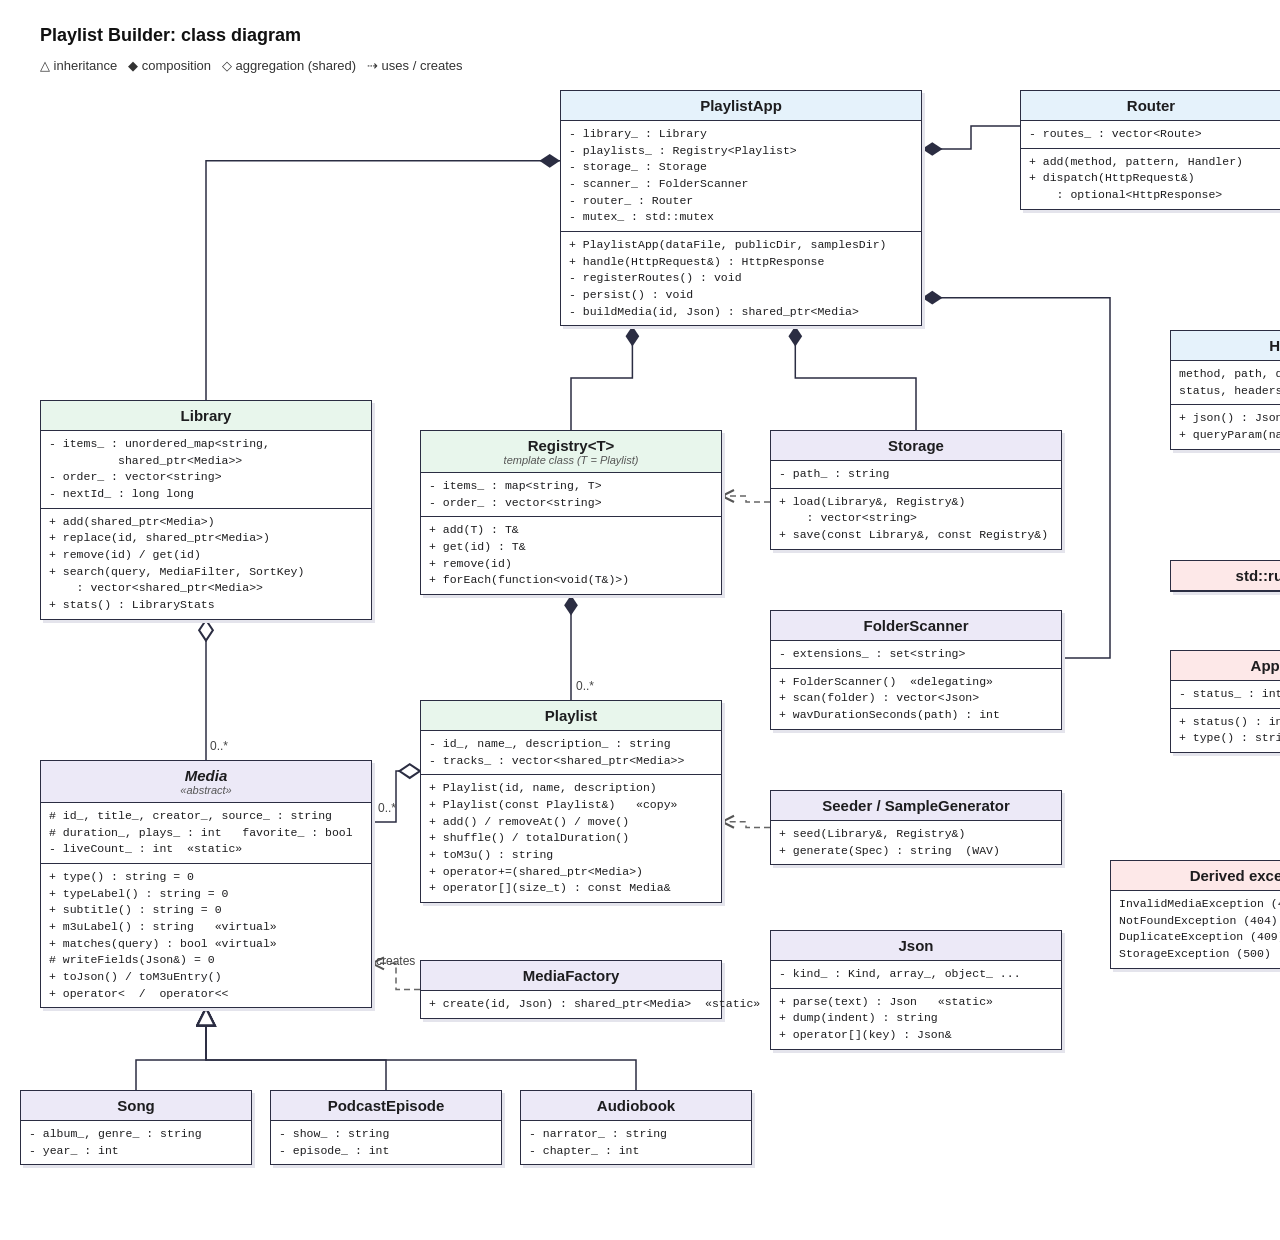
<file: report/diagram/class-diagram.html>
<!doctype html>
<html>
<head>
<meta charset="utf-8">
<style>
  body { margin: 0; background: #fff; font-family: "Helvetica Neue", Arial, sans-serif; }
  #canvas { position: relative; width: 1600px; height: 1240px; }
  .cls { position: absolute; border: 1.6px solid #2b2d42; background: #fff; font-size: 13px; color: #1d1d1f; box-shadow: 3px 3px 0 #e4e4ec; }
  .cls h3 { margin: 0; padding: 6px 8px; text-align: center; font-size: 15px; background: #ece9f7; border-bottom: 1.4px solid #2b2d42; }
  .cls h3 small { display: block; font-weight: normal; font-style: italic; font-size: 11px; color: #555; }
  .cls.abstract h3 { font-style: italic; }
  .cls .sec { padding: 5px 8px; border-bottom: 1px solid #2b2d42; font-family: Menlo, Consolas, monospace; font-size: 11.5px; line-height: 1.45; white-space: pre; }
  .cls .sec:last-child { border-bottom: none; }
  .exc h3 { background: #fde8e8; }
  .web h3 { background: #e5f2fb; }
  .data h3 { background: #e8f6ec; }
  svg { position: absolute; inset: 0; pointer-events: none; z-index: 0; }
  .cls { z-index: 1; }
  .legend { position: absolute; left: 40px; top: 20px; font-size: 13px; line-height: 1.7; color: #333; }
  .legend b { font-size: 18px; display: block; margin-bottom: 4px; color: #111; }
</style>
</head>
<body>
<div id="canvas">
  <div class="legend">
    <b>Playlist Builder: class diagram</b>
    △ inheritance &nbsp; ◆ composition &nbsp; ◇ aggregation (shared) &nbsp; ⇢ uses / creates
  </div>

  <div class="cls web" id="PlaylistApp" style="left:560px; top:90px; width:360px">
    <h3>PlaylistApp</h3>
    <div class="sec">- library_ : Library
- playlists_ : Registry&lt;Playlist&gt;
- storage_ : Storage
- scanner_ : FolderScanner
- router_ : Router
- mutex_ : std::mutex</div>
    <div class="sec">+ PlaylistApp(dataFile, publicDir, samplesDir)
+ handle(HttpRequest&amp;) : HttpResponse
- registerRoutes() : void
- persist() : void
- buildMedia(id, Json) : shared_ptr&lt;Media&gt;</div>
  </div>

  <div class="cls web" id="Router" style="left:1020px; top:90px; width:260px">
    <h3>Router</h3>
    <div class="sec">- routes_ : vector&lt;Route&gt;</div>
    <div class="sec">+ add(method, pattern, Handler)
+ dispatch(HttpRequest&amp;)
    : optional&lt;HttpResponse&gt;</div>
  </div>

  <div class="cls web" id="HttpServer" style="left:1320px; top:90px; width:250px">
    <h3>HttpServer</h3>
    <div class="sec">- host_ : string
- port_ : int
- handler_ : Handler</div>
    <div class="sec">+ run() : void
- serveConnection(int)
- readRequest(...) : bool
- sendResponse(...)</div>
  </div>

  <div class="cls web" id="HttpReqRes" style="left:1170px; top:330px; width:400px">
    <h3>HttpRequest / HttpResponse</h3>
    <div class="sec">method, path, query : map, headers : map, body
status, headers : vector&lt;pair&gt;, body, filePath</div>
    <div class="sec">+ json() : Json          + HttpResponse::json(Json, int)
+ queryParam(name)      + HttpResponse::file(path, range)</div>
  </div>

  <div class="cls data" id="Library" style="left:40px; top:400px; width:330px">
    <h3>Library</h3>
    <div class="sec">- items_ : unordered_map&lt;string,
          shared_ptr&lt;Media&gt;&gt;
- order_ : vector&lt;string&gt;
- nextId_ : long long</div>
    <div class="sec">+ add(shared_ptr&lt;Media&gt;)
+ replace(id, shared_ptr&lt;Media&gt;)
+ remove(id) / get(id)
+ search(query, MediaFilter, SortKey)
    : vector&lt;shared_ptr&lt;Media&gt;&gt;
+ stats() : LibraryStats</div>
  </div>

  <div class="cls data" id="Registry" style="left:420px; top:430px; width:300px">
    <h3>Registry&lt;T&gt;<small>template class (T = Playlist)</small></h3>
    <div class="sec">- items_ : map&lt;string, T&gt;
- order_ : vector&lt;string&gt;</div>
    <div class="sec">+ add(T) : T&amp;
+ get(id) : T&amp;
+ remove(id)
+ forEach(function&lt;void(T&amp;)&gt;)</div>
  </div>

  <div class="cls data" id="Playlist" style="left:420px; top:700px; width:300px">
    <h3>Playlist</h3>
    <div class="sec">- id_, name_, description_ : string
- tracks_ : vector&lt;shared_ptr&lt;Media&gt;&gt;</div>
    <div class="sec">+ Playlist(id, name, description)
+ Playlist(const Playlist&amp;)   «copy»
+ add() / removeAt() / move()
+ shuffle() / totalDuration()
+ toM3u() : string
+ operator+=(shared_ptr&lt;Media&gt;)
+ operator[](size_t) : const Media&amp;</div>
  </div>

  <div class="cls" id="Storage" style="left:770px; top:430px; width:290px">
    <h3>Storage</h3>
    <div class="sec">- path_ : string</div>
    <div class="sec">+ load(Library&amp;, Registry&amp;)
    : vector&lt;string&gt;
+ save(const Library&amp;, const Registry&amp;)</div>
  </div>

  <div class="cls" id="FolderScanner" style="left:770px; top:610px; width:290px">
    <h3>FolderScanner</h3>
    <div class="sec">- extensions_ : set&lt;string&gt;</div>
    <div class="sec">+ FolderScanner()  «delegating»
+ scan(folder) : vector&lt;Json&gt;
+ wavDurationSeconds(path) : int</div>
  </div>

  <div class="cls" id="Seeder" style="left:770px; top:790px; width:290px">
    <h3>Seeder / SampleGenerator</h3>
    <div class="sec">+ seed(Library&amp;, Registry&amp;)
+ generate(Spec) : string  (WAV)</div>
  </div>

  <div class="cls" id="Json" style="left:770px; top:930px; width:290px">
    <h3>Json</h3>
    <div class="sec">- kind_ : Kind, array_, object_ ...</div>
    <div class="sec">+ parse(text) : Json   «static»
+ dump(indent) : string
+ operator[](key) : Json&amp;</div>
  </div>

  <div class="cls abstract" id="Media" style="left:40px; top:760px; width:330px">
    <h3>Media<small>«abstract»</small></h3>
    <div class="sec"># id_, title_, creator_, source_ : string
# duration_, plays_ : int   favorite_ : bool
- liveCount_ : int  «static»</div>
    <div class="sec">+ type() : string = 0
+ typeLabel() : string = 0
+ subtitle() : string = 0
+ m3uLabel() : string   «virtual»
+ matches(query) : bool «virtual»
# writeFields(Json&amp;) = 0
+ toJson() / toM3uEntry()
+ operator&lt;  /  operator&lt;&lt;</div>
  </div>

  <div class="cls" id="Song" style="left:20px; top:1090px; width:230px">
    <h3>Song</h3>
    <div class="sec">- album_, genre_ : string
- year_ : int</div>
  </div>
  <div class="cls" id="PodcastEpisode" style="left:270px; top:1090px; width:230px">
    <h3>PodcastEpisode</h3>
    <div class="sec">- show_ : string
- episode_ : int</div>
  </div>
  <div class="cls" id="Audiobook" style="left:520px; top:1090px; width:230px">
    <h3>Audiobook</h3>
    <div class="sec">- narrator_ : string
- chapter_ : int</div>
  </div>

  <div class="cls" id="MediaFactory" style="left:420px; top:960px; width:300px">
    <h3>MediaFactory</h3>
    <div class="sec">+ create(id, Json) : shared_ptr&lt;Media&gt;  «static»</div>
  </div>

  <div class="cls exc" id="StdErr" style="left:1170px; top:560px; width:260px">
    <h3>std::runtime_error</h3>
  </div>
  <div class="cls exc" id="AppException" style="left:1170px; top:650px; width:260px">
    <h3>AppException</h3>
    <div class="sec">- status_ : int</div>
    <div class="sec">+ status() : int
+ type() : string  «virtual»</div>
  </div>
  <div class="cls exc" id="Exceptions" style="left:1110px; top:860px; width:460px">
    <h3>Derived exceptions (each overrides type())</h3>
    <div class="sec">InvalidMediaException (400)    BadRequestException (400)
NotFoundException (404)        MethodNotAllowedException (405)
DuplicateException (409)       EmptyPlaylistException (422)
StorageException (500)</div>
  </div>
</div>

<svg id="edges"></svg>
<script>
const svg = document.getElementById('edges');
const canvas = document.getElementById('canvas');
svg.setAttribute('width', canvas.offsetWidth);
svg.setAttribute('height', canvas.offsetHeight);
svg.innerHTML = `<defs>
  <marker id="tri" viewBox="0 0 12 12" refX="11" refY="6" markerWidth="14" markerHeight="14" orient="auto-start-reverse">
    <path d="M1,1 L11,6 L1,11 z" fill="#fff" stroke="#2b2d42" stroke-width="1.3"/></marker>
  <marker id="dia" viewBox="0 0 14 10" refX="13" refY="5" markerWidth="16" markerHeight="12" orient="auto-start-reverse">
    <path d="M1,5 L7,1 L13,5 L7,9 z" fill="#2b2d42"/></marker>
  <marker id="odia" viewBox="0 0 14 10" refX="13" refY="5" markerWidth="16" markerHeight="12" orient="auto-start-reverse">
    <path d="M1,5 L7,1 L13,5 L7,9 z" fill="#fff" stroke="#2b2d42" stroke-width="1.2"/></marker>
  <marker id="arr" viewBox="0 0 10 10" refX="9" refY="5" markerWidth="10" markerHeight="10" orient="auto-start-reverse">
    <path d="M1,1 L9,5 L1,9" fill="none" stroke="#555" stroke-width="1.4"/></marker>
</defs>`;

function box(id) {
  const el = document.getElementById(id);
  return { x: el.offsetLeft, y: el.offsetTop, w: el.offsetWidth, h: el.offsetHeight };
}
function anchor(id, side, t = 0.5) {
  const b = box(id);
  if (side === 'top') return [b.x + b.w * t, b.y];
  if (side === 'bottom') return [b.x + b.w * t, b.y + b.h];
  if (side === 'left') return [b.x, b.y + b.h * t];
  return [b.x + b.w, b.y + b.h * t];
}
// kind: inherit (triangle at target), compose (filled diamond at source), share (hollow diamond at source), use (dashed arrow)
function edge(from, fs, to, ts, kind, opts = {}) {
  const [x1, y1] = anchor(from, fs, opts.ft ?? 0.5);
  const [x2, y2] = anchor(to, ts, opts.tt ?? 0.5);
  let d;
  if (opts.via) {
    d = `M${x1},${y1} ` + opts.via.map(([x, y]) => `L${x},${y}`).join(' ') + ` L${x2},${y2}`;
  } else if ((fs === 'top' || fs === 'bottom') && (ts === 'top' || ts === 'bottom')) {
    const my = opts.mid ?? (y1 + y2) / 2;
    d = `M${x1},${y1} L${x1},${my} L${x2},${my} L${x2},${y2}`;
  } else if ((fs === 'left' || fs === 'right') && (ts === 'left' || ts === 'right')) {
    const mx = opts.mid ?? (x1 + x2) / 2;
    d = `M${x1},${y1} L${mx},${y1} L${mx},${y2} L${x2},${y2}`;
  } else if (fs === 'left' || fs === 'right') {
    d = `M${x1},${y1} L${x2},${y1} L${x2},${y2}`;
  } else {
    d = `M${x1},${y1} L${x1},${y2} L${x2},${y2}`;
  }
  const p = document.createElementNS('http://www.w3.org/2000/svg', 'path');
  p.setAttribute('d', d);
  p.setAttribute('fill', 'none');
  p.setAttribute('stroke', kind === 'use' ? '#666' : '#2b2d42');
  p.setAttribute('stroke-width', '1.5');
  if (kind === 'use') p.setAttribute('stroke-dasharray', '6 4');
  if (kind === 'inherit') p.setAttribute('marker-end', 'url(#tri)');
  if (kind === 'compose') p.setAttribute('marker-start', 'url(#dia)');
  if (kind === 'share') p.setAttribute('marker-start', 'url(#odia)');
  if (kind === 'use') p.setAttribute('marker-end', 'url(#arr)');
  svg.appendChild(p);
  if (opts.label) {
    const t = document.createElementNS('http://www.w3.org/2000/svg', 'text');
    t.setAttribute('x', opts.lx ?? (x1 + x2) / 2 + 4);
    t.setAttribute('y', opts.ly ?? (y1 + y2) / 2 - 4);
    t.setAttribute('font-size', '12');
    t.setAttribute('fill', '#444');
    t.textContent = opts.label;
    svg.appendChild(t);
  }
}

edge('Song', 'top', 'Media', 'bottom', 'inherit', { mid: 1060, tt: 0.5 });
edge('PodcastEpisode', 'top', 'Media', 'bottom', 'inherit', { mid: 1060, tt: 0.5 });
edge('Audiobook', 'top', 'Media', 'bottom', 'inherit', { mid: 1060, tt: 0.5 });

edge('PlaylistApp', 'left', 'Library', 'top', 'compose', { ft: 0.3 });
edge('PlaylistApp', 'bottom', 'Registry', 'top', 'compose', { ft: 0.2 });
edge('PlaylistApp', 'bottom', 'Storage', 'top', 'compose', { ft: 0.65 });
edge('PlaylistApp', 'right', 'Router', 'left', 'compose', { ft: 0.25, tt: 0.3 });
{
  const fsBox = box('FolderScanner');
  const appBox = box('PlaylistApp');
  const y = appBox.y + appBox.h * 0.88;
  const yt = fsBox.y + fsBox.h * 0.4;
  edge('PlaylistApp', 'right', 'FolderScanner', 'right', 'compose', { ft: 0.88, tt: 0.4, via: [[1110, y], [1110, yt]] });
}
edge('HttpServer', 'bottom', 'HttpReqRes', 'top', 'use', { ft: 0.5, tt: 0.85 });
edge('HttpServer', 'left', 'Router', 'right', 'use', { label: 'calls', tt: 0.5, ft: 0.3, lx: 1286, ly: 84 });

edge('Registry', 'bottom', 'Playlist', 'top', 'compose', { label: '0..*' , lx: 576, ly: 690 });
edge('Library', 'bottom', 'Media', 'top', 'share', { label: '0..*', lx: 210, ly: 750 });
edge('Playlist', 'left', 'Media', 'right', 'share', { label: '0..*', ft: 0.35, tt: 0.25, lx: 378, ly: 812 });
edge('MediaFactory', 'left', 'Media', 'right', 'use', { label: 'creates', tt: 0.82, lx: 376, ly: 965 });
edge('Storage', 'left', 'Registry', 'right', 'use', { ft: 0.6, tt: 0.4 });
edge('Seeder', 'left', 'Playlist', 'right', 'use', { ft: 0.5, tt: 0.6 });

edge('AppException', 'top', 'StdErr', 'bottom', 'inherit');
edge('Exceptions', 'top', 'AppException', 'bottom', 'inherit', { ft: 0.38, tt: 0.5 });
</script>
</body>
</html>
</file>
